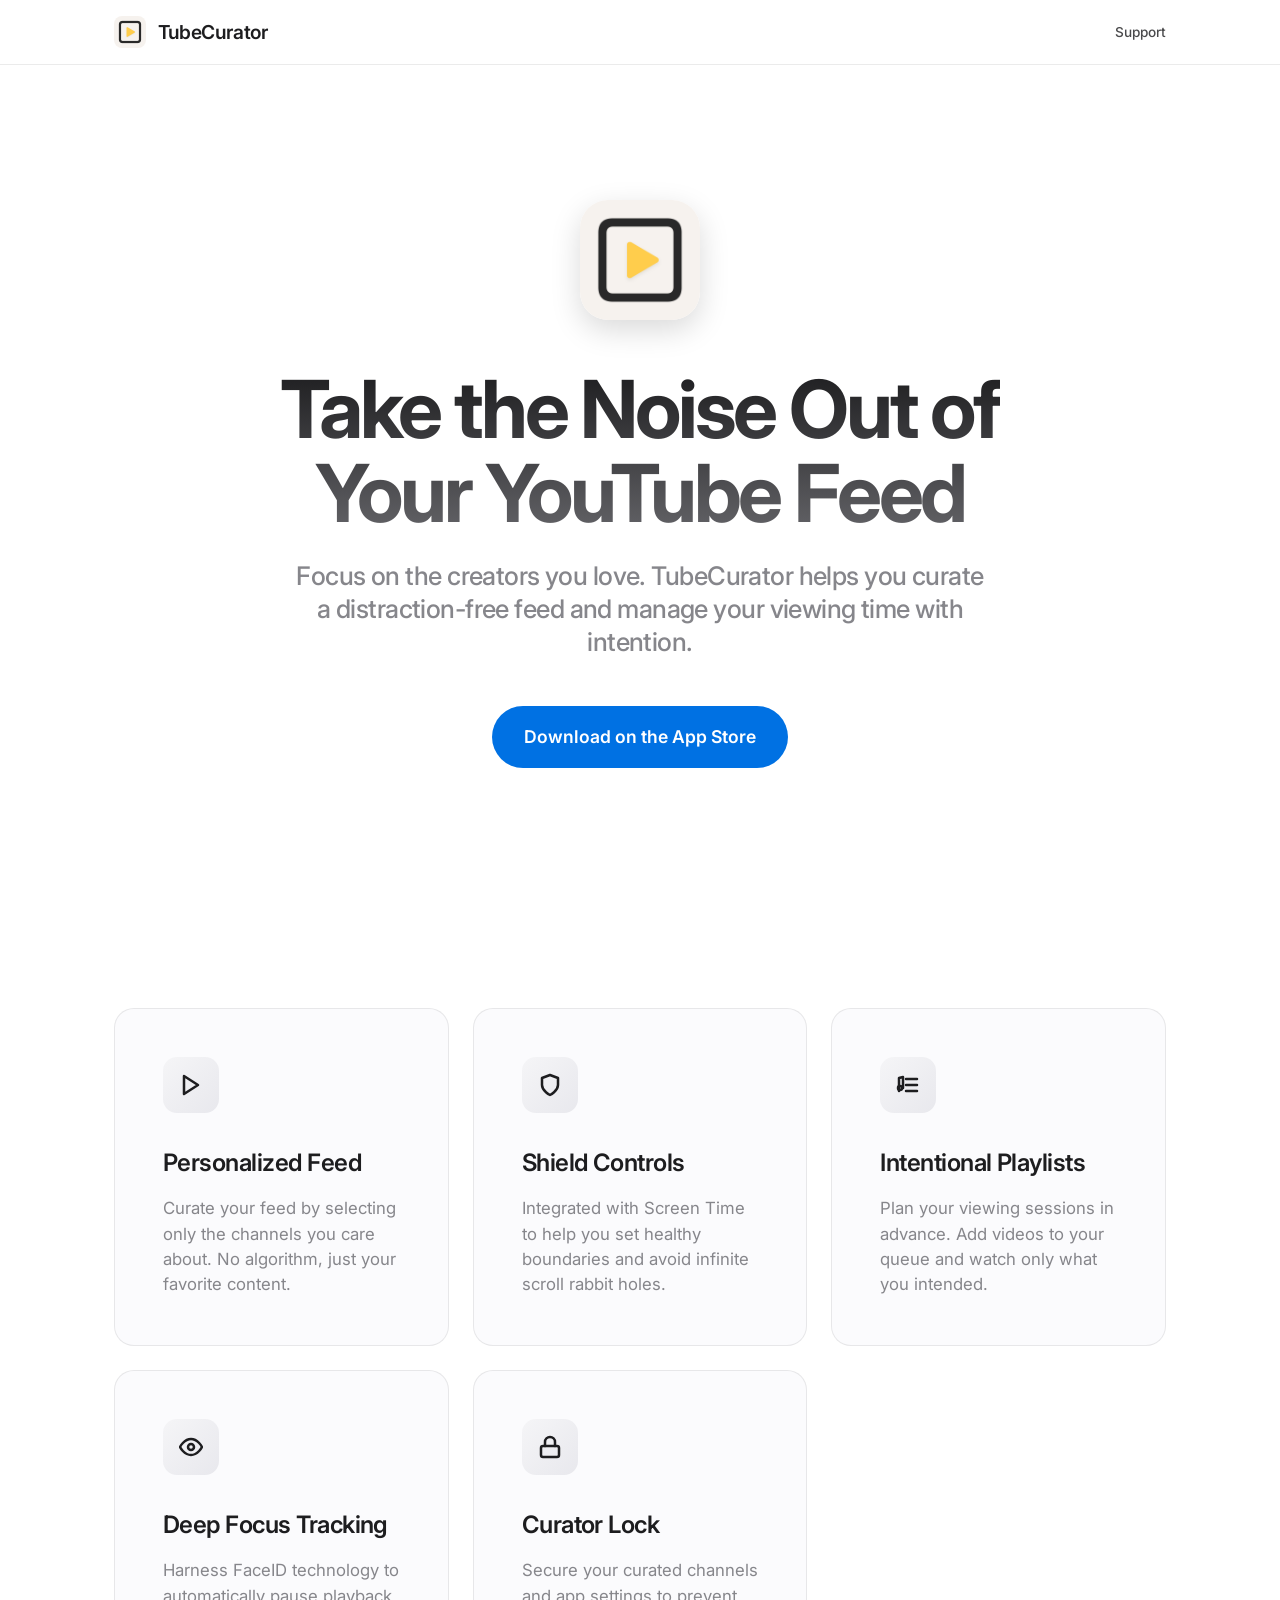
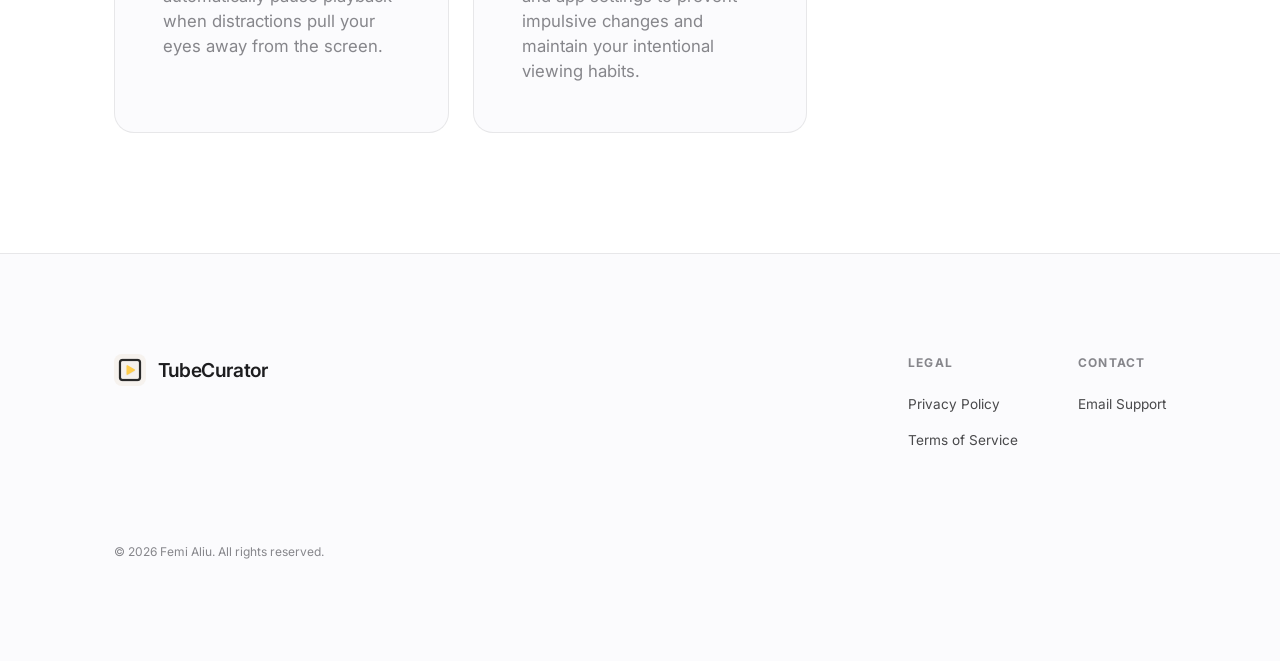
<file: docs/index.html>
<!DOCTYPE html>
<html lang="en">

<head>
    <meta charset="UTF-8">
    <meta name="viewport" content="width=device-width, initial-scale=1.0">
    <title>TubeCurator — Intentional YouTube Viewing</title>
    <link rel="icon" type="image/png" href="favicon.png">
    <link rel="apple-touch-icon" href="assets/icon.png">
    <meta name="description"
        content="Curate your YouTube feed, manage channel subscriptions, and implement focus sessions with Shield for iOS.">
    <link rel="stylesheet" href="style.css">
    <link rel="preconnect" href="https://fonts.googleapis.com">
    <link rel="preconnect" href="https://fonts.gstatic.com" crossorigin>
    <link href="https://fonts.googleapis.com/css2?family=Inter:wght@400;500;600;700;800&display=swap" rel="stylesheet">
    <meta name="google-site-verification" content="X22PaAMne-fuZmGTaEb13rTfZJyMbp3-O2j2k_uKn7g" />
    <link rel="canonical" href="https://gettubecurator.com/" />
</head>

<body>
    <header>
        <div class="container">
            <a href="/" class="logo">
                <img src="assets/icon.png" alt="TubeCurator Logo">
                <span>TubeCurator</span>
            </a>
            <nav>
                <a href="mailto:support@gettubecurator.com">Support</a>
            </nav>
        </div>
    </header>

    <main>
        <section class="hero">
            <div class="container">
                <img src="assets/icon.png" alt="TubeCurator Icon" class="app-icon-large">
                <h1>Take the Noise Out of<br>Your YouTube Feed</h1>
                <p class="subtitle">Focus on the creators you love. TubeCurator helps you curate a distraction-free feed and manage your viewing time with intention.</p>
                <div class="actions">
                    <a href="https://apps.apple.com/us/app/tubecurator/id6758590438" class="cta-button">Download on the App Store</a>
                </div>
            </div>
        </section>

        <section class="features">
            <div class="container">
                <div class="features-grid">
                    <div class="feature-card">
                        <div class="icon-box">
                            <svg width="24" height="24" viewBox="0 0 24 24" fill="none" stroke="currentColor" stroke-width="2.5" stroke-linecap="round" stroke-linejoin="round">
                                <polygon points="5 3 19 12 5 21 5 3"></polygon>
                            </svg>
                        </div>
                        <h3>Personalized Feed</h3>
                        <p>Curate your feed by selecting only the channels you care about. No algorithm, just your favorite content.</p>
                    </div>
                    <div class="feature-card">
                        <div class="icon-box">
                            <svg width="24" height="24" viewBox="0 0 24 24" fill="none" stroke="currentColor" stroke-width="2.5" stroke-linecap="round" stroke-linejoin="round">
                                <path d="M12 22s8-4 8-10V5l-8-3-8 3v7c0 6 8 10 8 10z"></path>
                            </svg>
                        </div>
                        <h3>Shield Controls</h3>
                        <p>Integrated with Screen Time to help you set healthy boundaries and avoid infinite scroll rabbit holes.</p>
                    </div>
                    <div class="feature-card">
                        <div class="icon-box">
                            <svg width="24" height="24" viewBox="0 0 24 24" fill="none" stroke="currentColor" stroke-width="2.5" stroke-linecap="round" stroke-linejoin="round">
                                <line x1="10" y1="6" x2="21" y2="6"></line>
                                <line x1="10" y1="12" x2="21" y2="12"></line>
                                <line x1="10" y1="18" x2="21" y2="18"></line>
                                <path d="M3 18V5l4-1v11"></path>
                                <circle cx="4" cy="15" r="2"></circle>
                            </svg>
                        </div>
                        <h3>Intentional Playlists</h3>
                        <p>Plan your viewing sessions in advance. Add videos to your queue and watch only what you intended.</p>
                    </div>
                    <div class="feature-card">
                        <div class="icon-box">
                            <svg width="24" height="24" viewBox="0 0 24 24" fill="none" stroke="currentColor" stroke-width="2.5" stroke-linecap="round" stroke-linejoin="round">
                                <path d="M1 12s4-8 11-8 11 8 11 8-4 8-11 8-11-8-11-8z"></path>
                                <circle cx="12" cy="12" r="3"></circle>
                            </svg>
                        </div>
                        <h3>Deep Focus Tracking</h3>
                        <p>Harness FaceID technology to automatically pause playback when distractions pull your eyes away from the screen.</p>
                    </div>
                    <div class="feature-card">
                        <div class="icon-box">
                            <svg width="24" height="24" viewBox="0 0 24 24" fill="none" stroke="currentColor" stroke-width="2.5" stroke-linecap="round" stroke-linejoin="round">
                                <rect x="3" y="11" width="18" height="11" rx="2" ry="2"></rect>
                                <path d="M7 11V7a5 5 0 0 1 10 0v4"></path>
                            </svg>
                        </div>
                        <h3>Curator Lock</h3>
                        <p>Secure your curated channels and app settings to prevent impulsive changes and maintain your intentional viewing habits.</p>
                    </div>
                </div>
            </div>
        </section>
    </main>

    <footer>
        <div class="container">
            <div class="footer-content">
                <div class="footer-brand">
                    <a href="/" class="logo">
                        <img src="assets/icon.png" alt="TubeCurator Logo">
                        <span>TubeCurator</span>
                    </a>
                </div>
                <div class="footer-links">
                    <div class="footer-col">
                        <h4>Legal</h4>
                        <ul>
                            <li><a href="privacy.html">Privacy Policy</a></li>
                            <li><a href="terms.html">Terms of Service</a></li>
                        </ul>
                    </div>
                    <div class="footer-col">
                        <h4>Contact</h4>
                        <ul>
                            <li><a href="mailto:support@gettubecurator.com">Email Support</a></li>
                        </ul>
                    </div>
                </div>
            </div>
            <p class="copyright">&copy; 2026 Femi Aliu. All rights reserved.</p>
        </div>
    </footer>
</body>

</html>
</file>
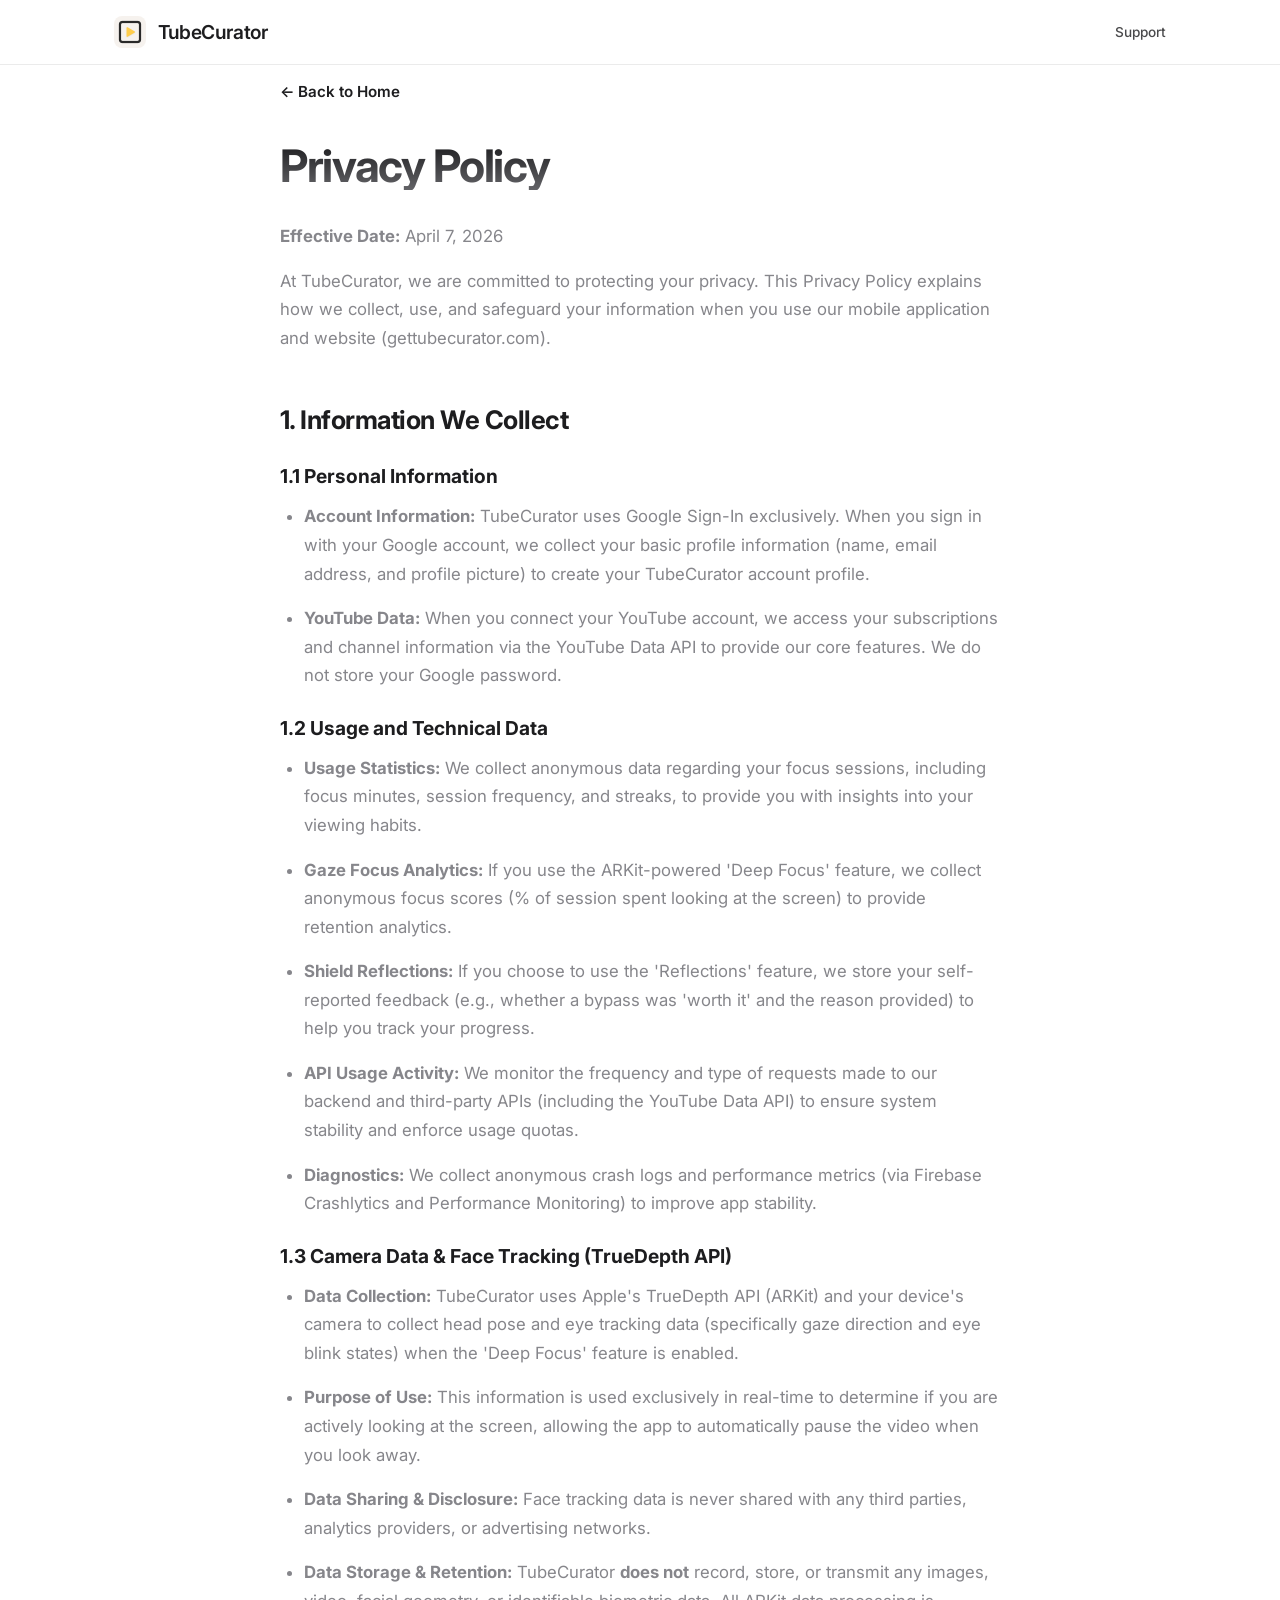
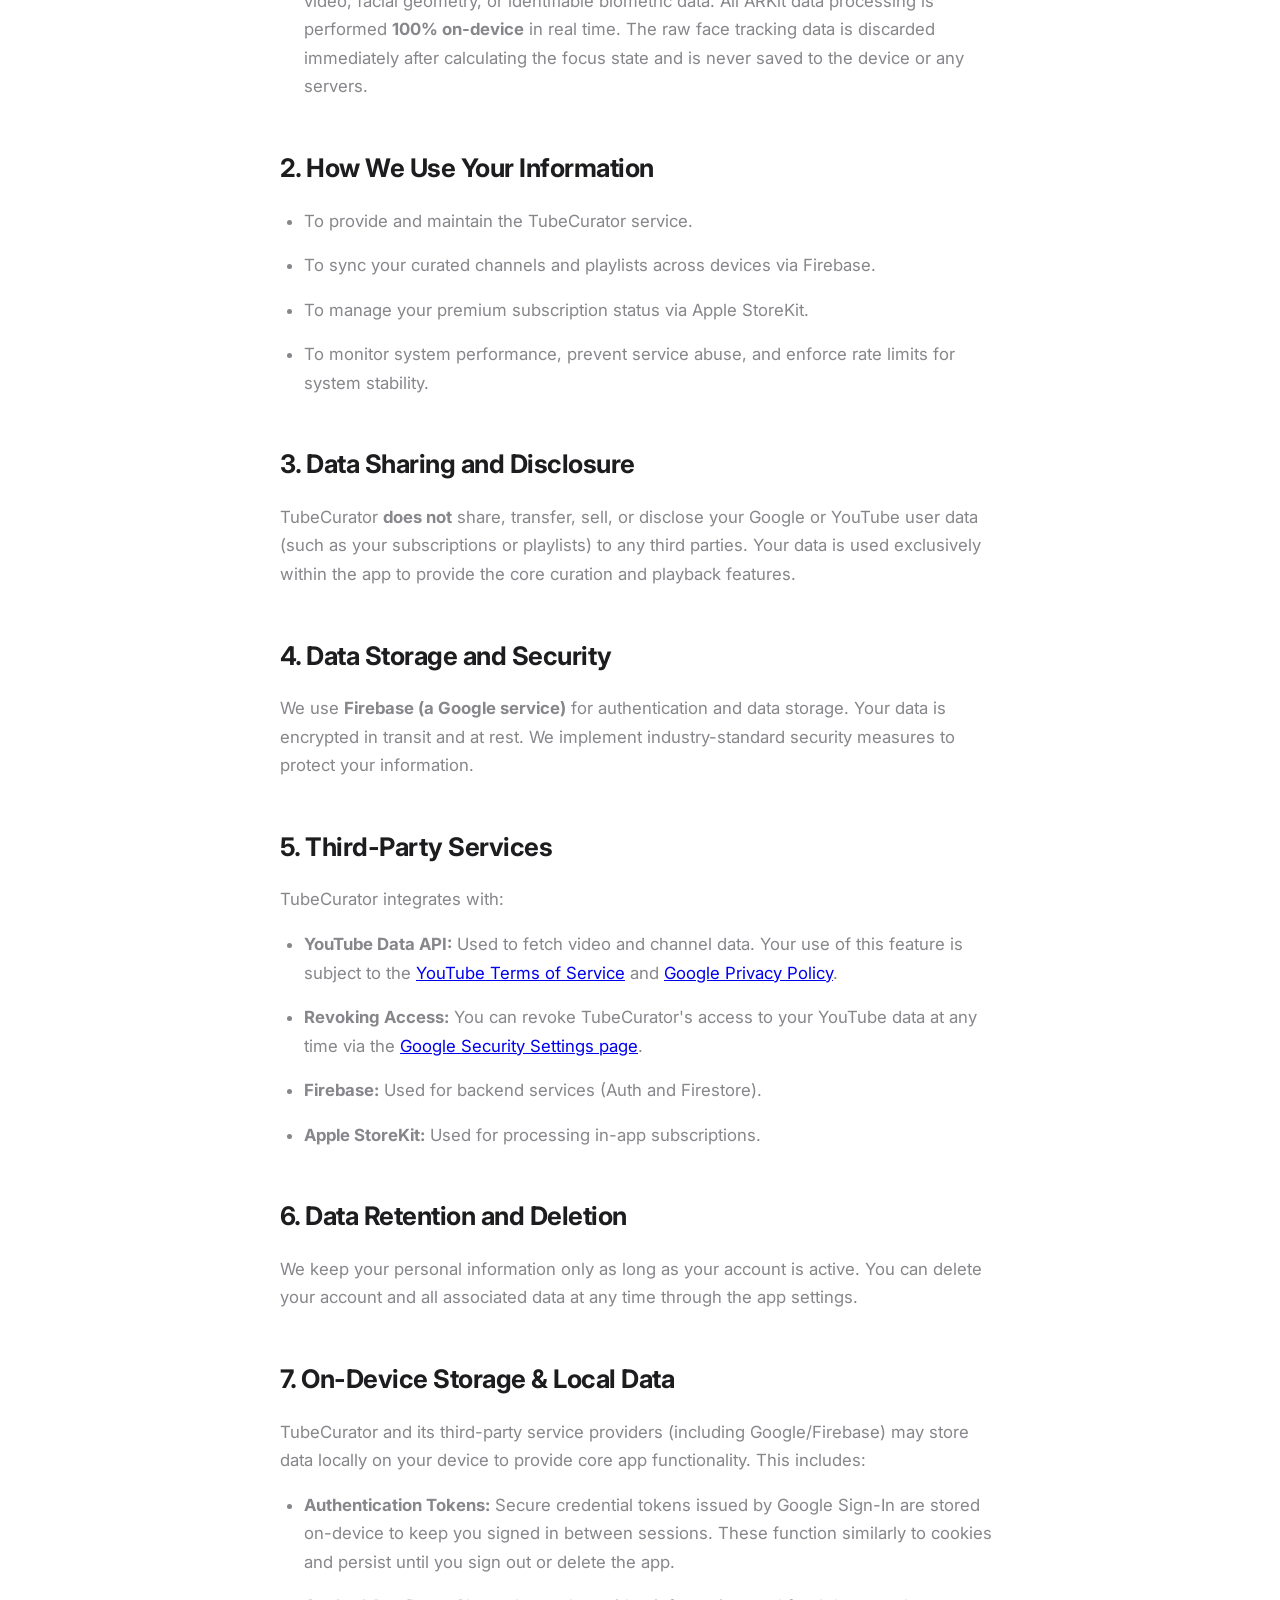
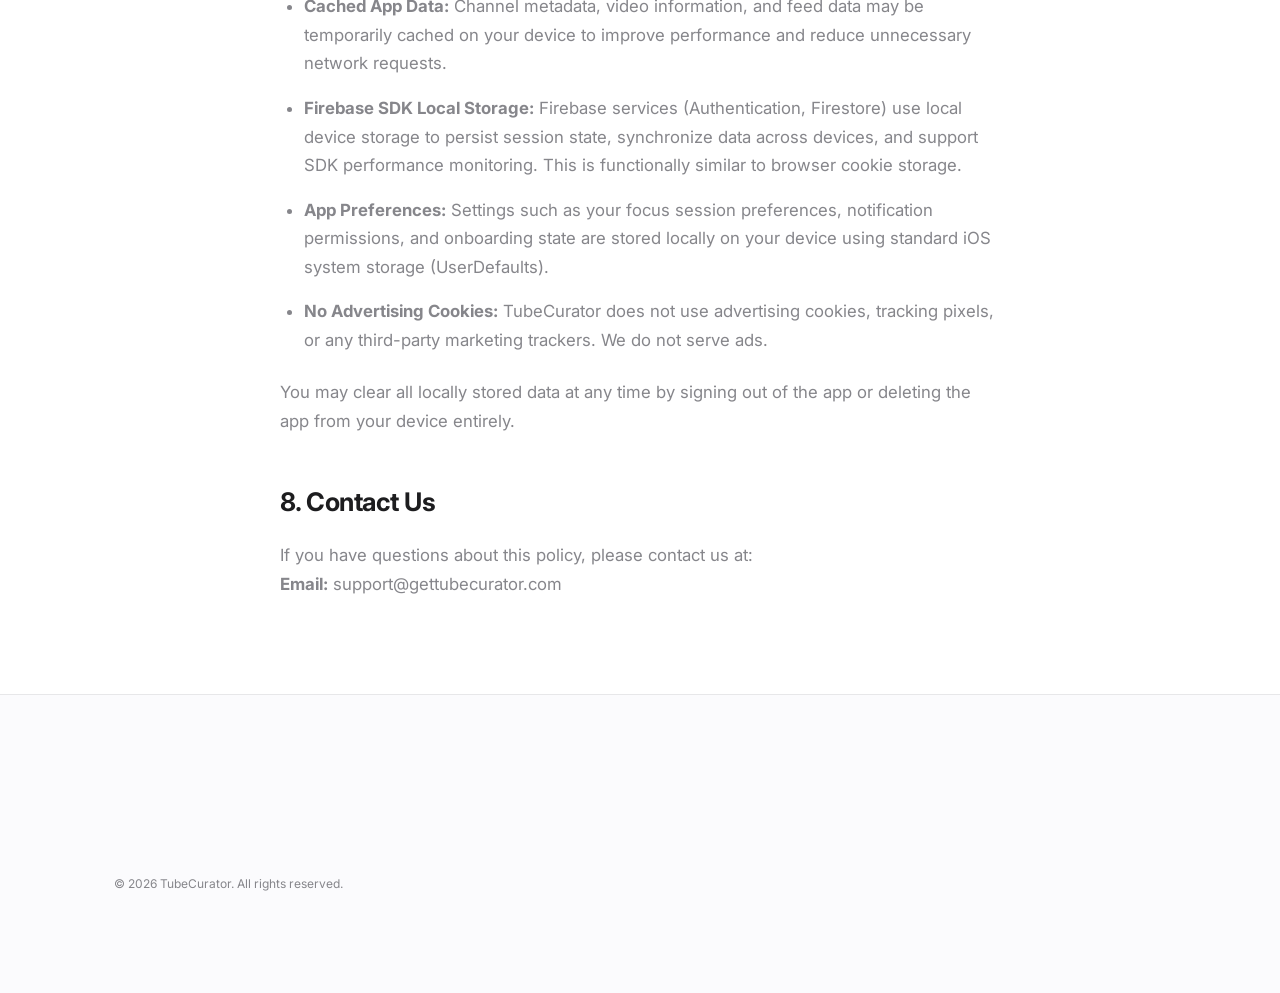
<file: docs/privacy.html>
<!DOCTYPE html>
<html lang="en">

<head>
    <meta charset="UTF-8">
    <meta name="viewport" content="width=device-width, initial-scale=1.0">
    <title>Privacy Policy — TubeCurator</title>
    <link rel="icon" type="image/png" href="favicon.png">
    <link rel="apple-touch-icon" href="assets/icon.png">
    <link rel="stylesheet" href="style.css">
    <link href="https://fonts.googleapis.com/css2?family=Inter:wght@400;600;700&display=swap" rel="stylesheet">
    <style>
        .legal-content {
            padding: 80px 0;
            max-width: 720px;
            margin: 0 auto;
        }

        .legal-content h1 {
            font-size: 2.8rem;
            text-align: left;
            margin-bottom: 32px;
            letter-spacing: -0.03em;
        }

        .legal-content h2 {
            margin: 48px 0 20px;
            color: var(--text-primary);
            font-size: 1.6rem;
            letter-spacing: -0.02em;
        }

        .legal-content h3 {
            margin: 24px 0 12px;
            font-size: 1.2rem;
        }

        .legal-content p,
        .legal-content li {
            margin-bottom: 16px;
            color: var(--text-secondary);
            line-height: 1.7;
            font-size: 1.05rem;
        }

        .legal-content ul {
            margin-left: 24px;
            margin-bottom: 24px;
        }

        .back-link {
            display: inline-block;
            margin-bottom: 40px;
            color: var(--text-primary);
            text-decoration: none;
            font-weight: 600;
            font-size: 0.95rem;
        }
    </style>
    <link rel="canonical" href="https://gettubecurator.com/privacy.html" />
</head>

<body>
    <header>
        <div class="container">
            <a href="/" class="logo">
                <img src="assets/icon.png" alt="TubeCurator Logo">
                <span>TubeCurator</span>
            </a>
            <nav>
                <a href="mailto:support@gettubecurator.com">Support</a>
            </nav>
        </div>
    </header>

    <main class="container">
        <div class="legal-content">
            <a href="/" class="back-link">← Back to Home</a>
            <h1>Privacy Policy</h1>
            <p><strong>Effective Date:</strong> April 7, 2026</p>

            <p>At TubeCurator, we are committed to protecting your privacy. This Privacy Policy explains how we collect, use, and safeguard your information when you use our mobile application and website (gettubecurator.com).</p>

            <h2>1. Information We Collect</h2>
            <h3>1.1 Personal Information</h3>
            <ul>
                <li><strong>Account Information:</strong> TubeCurator uses Google Sign-In exclusively. When you sign in with your Google account, we collect your basic profile information (name, email address, and profile picture) to create your TubeCurator account profile.</li>
                <li><strong>YouTube Data:</strong> When you connect your YouTube account, we access your subscriptions
                    and channel information via the YouTube Data API to provide our core features. We do not store your
                    Google password.</li>
            </ul>

            <h3>1.2 Usage and Technical Data</h3>
            <ul>
                <li><strong>Usage Statistics:</strong> We collect anonymous data regarding your focus sessions,
                    including focus minutes, session frequency, and streaks, to provide you with insights into your
                    viewing habits.</li>
                <li><strong>Gaze Focus Analytics:</strong> If you use the ARKit-powered 'Deep Focus' feature, we collect anonymous focus scores (% of session spent looking at the screen) to provide retention analytics.</li>
                <li><strong>Shield Reflections:</strong> If you choose to use the 'Reflections' feature, we store your
                    self-reported feedback (e.g., whether a bypass was 'worth it' and the reason provided) to help you
                    track your progress.</li>
                <li><strong>API Usage Activity:</strong> We monitor the frequency and type of requests made to our
                    backend and third-party APIs (including the YouTube Data API) to ensure system stability and enforce
                    usage quotas.</li>
                <li><strong>Diagnostics:</strong> We collect anonymous crash logs and performance metrics (via Firebase
                    Crashlytics and Performance Monitoring) to improve app stability.</li>
            </ul>

            <h3>1.3 Camera Data & Face Tracking (TrueDepth API)</h3>
            <ul>
                <li><strong>Data Collection:</strong> TubeCurator uses Apple's TrueDepth API (ARKit) and your device's camera to collect head pose and eye tracking data (specifically gaze direction and eye blink states) when the 'Deep Focus' feature is enabled.</li>
                <li><strong>Purpose of Use:</strong> This information is used exclusively in real-time to determine if you are actively looking at the screen, allowing the app to automatically pause the video when you look away.</li>
                <li><strong>Data Sharing & Disclosure:</strong> Face tracking data is never shared with any third parties, analytics providers, or advertising networks.</li>
                <li><strong>Data Storage & Retention:</strong> TubeCurator <strong>does not</strong> record, store, or transmit any images, video, facial geometry, or identifiable biometric data. All ARKit data processing is performed <strong>100% on-device</strong> in real time. The raw face tracking data is discarded immediately after calculating the focus state and is never saved to the device or any servers.</li>
            </ul>

            <h2>2. How We Use Your Information</h2>
            <ul>
                <li>To provide and maintain the TubeCurator service.</li>
                <li>To sync your curated channels and playlists across devices via Firebase.</li>
                <li>To manage your premium subscription status via Apple StoreKit.</li>
                <li>To monitor system performance, prevent service abuse, and enforce rate limits for system stability.
                </li>
            </ul>

            <h2>3. Data Sharing and Disclosure</h2>
            <p>TubeCurator <strong>does not</strong> share, transfer, sell, or disclose your Google or YouTube user data (such as your subscriptions or playlists) to any third parties. Your data is used exclusively within the app to provide the core curation and playback features.</p>

            <h2>4. Data Storage and Security</h2>
            <p>We use <strong>Firebase (a Google service)</strong> for authentication and data storage. Your data is
                encrypted in transit and at rest. We implement industry-standard security measures to protect your
                information.</p>

            <h2>5. Third-Party Services</h2>
            <p>TubeCurator integrates with:</p>
            <ul>
                <li><strong>YouTube Data API:</strong> Used to fetch video and channel data. Your use of this feature is
                    subject to the <a href="https://www.youtube.com/t/terms" target="_blank">YouTube Terms of
                        Service</a> and <a href="https://policies.google.com/privacy" target="_blank">Google Privacy
                        Policy</a>.</li>
                <li><strong>Revoking Access:</strong> You can revoke TubeCurator's access to your YouTube data at any
                    time via the <a href="https://security.google.com/settings/security/permissions"
                        target="_blank">Google Security Settings page</a>.</li>
                <li><strong>Firebase:</strong> Used for backend services (Auth and Firestore).</li>
                <li><strong>Apple StoreKit:</strong> Used for processing in-app subscriptions.</li>
            </ul>

            <h2>6. Data Retention and Deletion</h2>
            <p>We keep your personal information only as long as your account is active. You can delete your account and
                all associated data at any time through the app settings.</p>

            <h2>7. On-Device Storage &amp; Local Data</h2>
            <p>TubeCurator and its third-party service providers (including Google/Firebase) may store data locally on your device to provide core app functionality. This includes:</p>
            <ul>
                <li><strong>Authentication Tokens:</strong> Secure credential tokens issued by Google Sign-In are stored on-device to keep you signed in between sessions. These function similarly to cookies and persist until you sign out or delete the app.</li>
                <li><strong>Cached App Data:</strong> Channel metadata, video information, and feed data may be temporarily cached on your device to improve performance and reduce unnecessary network requests.</li>
                <li><strong>Firebase SDK Local Storage:</strong> Firebase services (Authentication, Firestore) use local device storage to persist session state, synchronize data across devices, and support SDK performance monitoring. This is functionally similar to browser cookie storage.</li>
                <li><strong>App Preferences:</strong> Settings such as your focus session preferences, notification permissions, and onboarding state are stored locally on your device using standard iOS system storage (UserDefaults).</li>
                <li><strong>No Advertising Cookies:</strong> TubeCurator does not use advertising cookies, tracking pixels, or any third-party marketing trackers. We do not serve ads.</li>
            </ul>
            <p>You may clear all locally stored data at any time by signing out of the app or deleting the app from your device entirely.</p>

            <h2>8. Contact Us</h2>
            <p>If you have questions about this policy, please contact us at:<br>
                <strong>Email:</strong> support@gettubecurator.com
            </p>
        </div>
    </main>

    <footer>
        <div class="container">
            <p class="copyright">&copy; 2026 TubeCurator. All rights reserved.</p>
        </div>
    </footer>
</body>

</html>
</file>
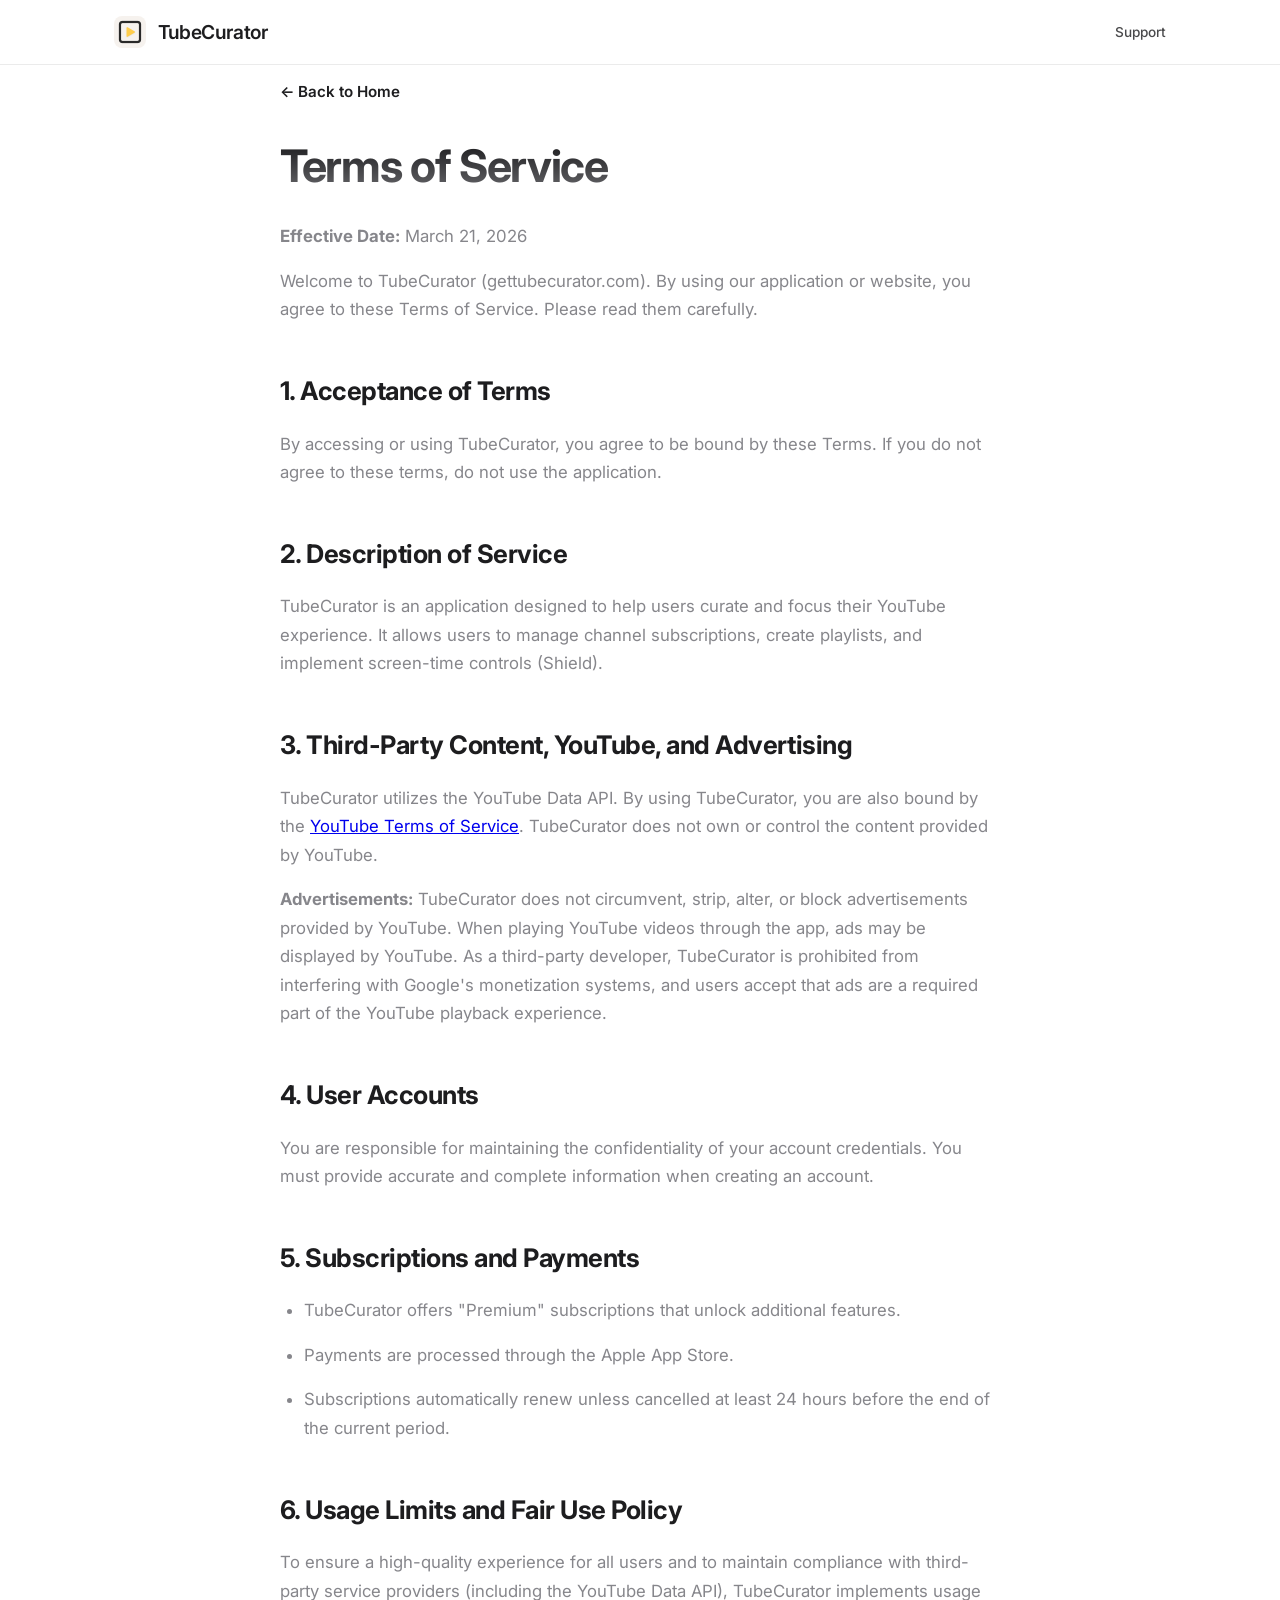
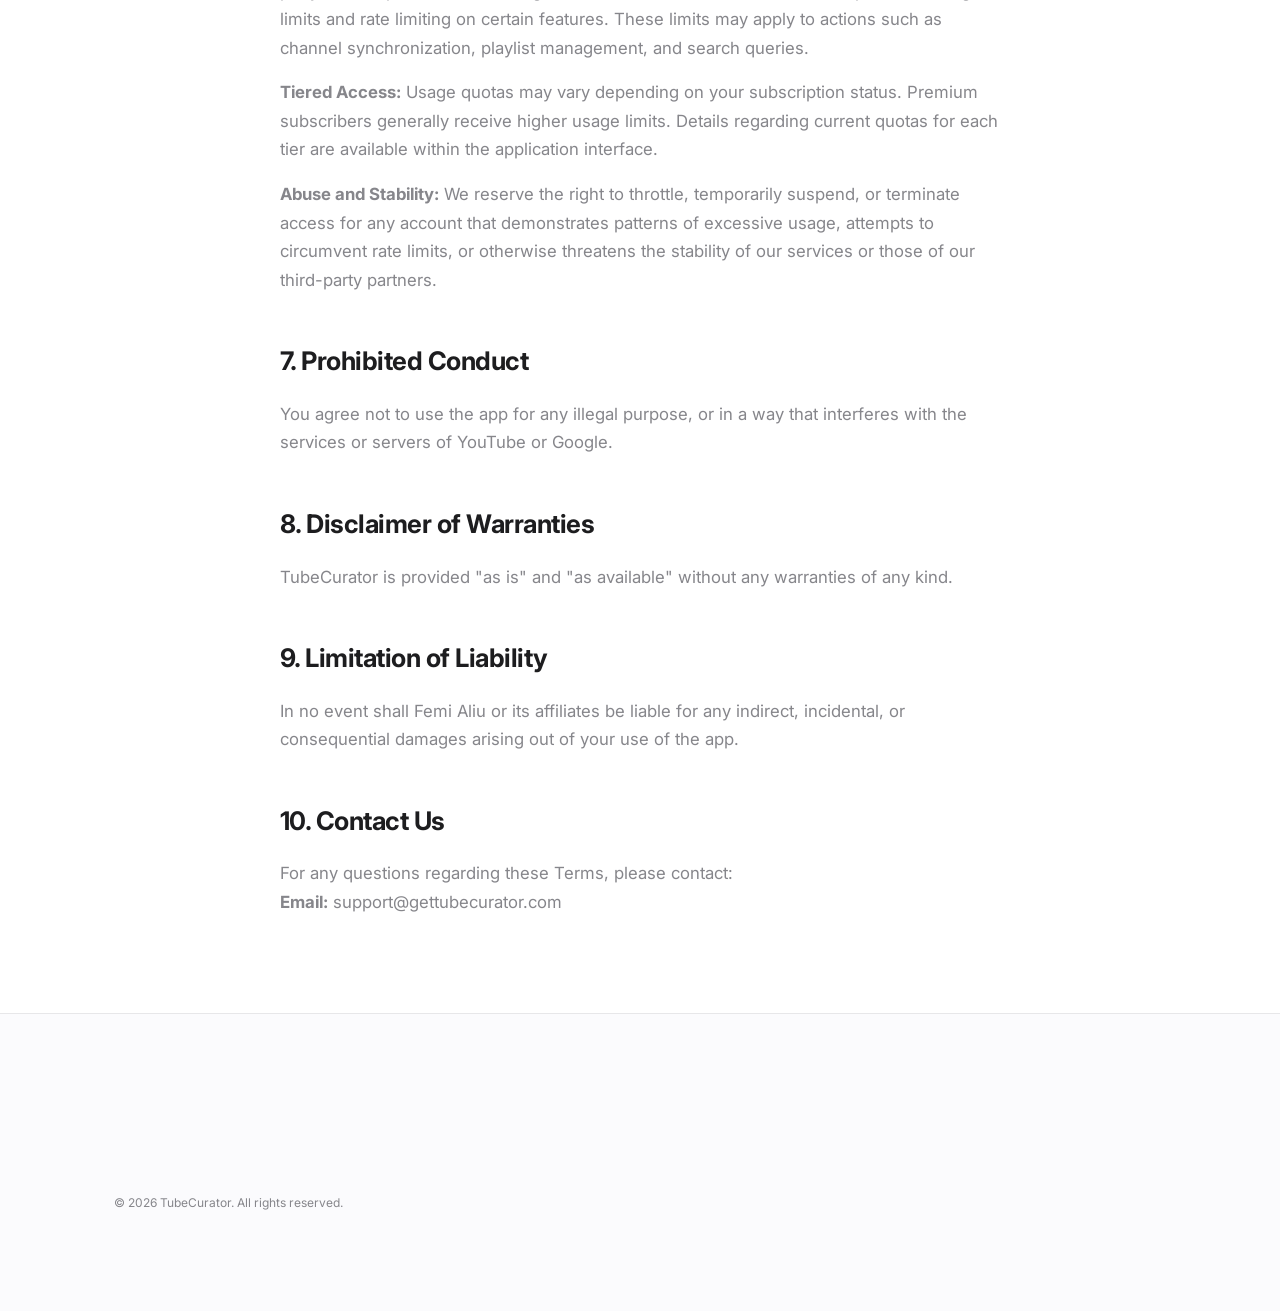
<file: docs/terms.html>
<!DOCTYPE html>
<html lang="en">

<head>
    <meta charset="UTF-8">
    <meta name="viewport" content="width=device-width, initial-scale=1.0">
    <title>Terms of Service — TubeCurator</title>
    <link rel="icon" type="image/png" href="favicon.png">
    <link rel="apple-touch-icon" href="assets/icon.png">
    <link rel="stylesheet" href="style.css">
    <link href="https://fonts.googleapis.com/css2?family=Inter:wght@400;600;700&display=swap" rel="stylesheet">
    <style>
        .legal-content {
            padding: 80px 0;
            max-width: 720px;
            margin: 0 auto;
        }

        .legal-content h1 {
            font-size: 2.8rem;
            text-align: left;
            margin-bottom: 32px;
            letter-spacing: -0.03em;
        }

        .legal-content h2 {
            margin: 48px 0 20px;
            color: var(--text-primary);
            font-size: 1.6rem;
            letter-spacing: -0.02em;
        }

        .legal-content h3 {
            margin: 24px 0 12px;
            font-size: 1.2rem;
        }

        .legal-content p,
        .legal-content li {
            margin-bottom: 16px;
            color: var(--text-secondary);
            line-height: 1.7;
            font-size: 1.05rem;
        }

        .legal-content ul {
            margin-left: 24px;
            margin-bottom: 24px;
        }

        .back-link {
            display: inline-block;
            margin-bottom: 40px;
            color: var(--text-primary);
            text-decoration: none;
            font-weight: 600;
            font-size: 0.95rem;
        }
    </style>
    <link rel="canonical" href="https://gettubecurator.com/terms.html" />
</head>

<body>
    <header>
        <div class="container">
            <a href="/" class="logo">
                <img src="assets/icon.png" alt="TubeCurator Logo">
                <span>TubeCurator</span>
            </a>
            <nav>
                <a href="mailto:support@gettubecurator.com">Support</a>
            </nav>
        </div>
    </header>

    <main class="container">
        <div class="legal-content">
            <a href="/" class="back-link">← Back to Home</a>
            <h1>Terms of Service</h1>
            <p><strong>Effective Date:</strong> March 21, 2026</p>

            <p>Welcome to TubeCurator (gettubecurator.com). By using our application or website, you agree to these Terms of Service. Please read them carefully.</p>

            <h2>1. Acceptance of Terms</h2>
            <p>By accessing or using TubeCurator, you agree to be bound by these Terms. If you do not agree to these
                terms, do not use the application.</p>

            <h2>2. Description of Service</h2>
            <p>TubeCurator is an application designed to help users curate and focus their YouTube experience. It allows
                users to manage channel subscriptions, create playlists, and implement screen-time controls (Shield).
            </p>

            <h2>3. Third-Party Content, YouTube, and Advertising</h2>
            <p>TubeCurator utilizes the YouTube Data API. By using TubeCurator, you are also bound by the <a
                    href="https://www.youtube.com/t/terms" target="_blank">YouTube Terms of Service</a>. TubeCurator
                does not own or control the content provided by YouTube.</p>
            <p><strong>Advertisements:</strong> TubeCurator does not circumvent, strip, alter, or block advertisements provided by YouTube. When playing YouTube videos through the app, ads may be displayed by YouTube. As a third-party developer, TubeCurator is prohibited from interfering with Google's monetization systems, and users accept that ads are a required part of the YouTube playback experience.</p>

            <h2>4. User Accounts</h2>
            <p>You are responsible for maintaining the confidentiality of your account credentials. You must provide
                accurate and complete information when creating an account.</p>

            <h2>5. Subscriptions and Payments</h2>
            <ul>
                <li>TubeCurator offers "Premium" subscriptions that unlock additional features.</li>
                <li>Payments are processed through the Apple App Store.</li>
                <li>Subscriptions automatically renew unless cancelled at least 24 hours before the end of the current
                    period.</li>
            </ul>

            <h2>6. Usage Limits and Fair Use Policy</h2>
            <p>To ensure a high-quality experience for all users and to maintain compliance with third-party service
                providers (including the YouTube Data API), TubeCurator implements usage limits and rate limiting on
                certain features. These limits may apply to actions such as channel synchronization, playlist
                management, and search queries.</p>
            <p><strong>Tiered Access:</strong> Usage quotas may vary depending on your subscription status. Premium
                subscribers generally receive higher usage limits. Details regarding current quotas for each tier are
                available within the application interface.</p>
            <p><strong>Abuse and Stability:</strong> We reserve the right to throttle, temporarily suspend, or terminate
                access for any account that demonstrates patterns of excessive usage, attempts to circumvent rate
                limits, or otherwise threatens the stability of our services or those of our third-party partners.</p>

            <h2>7. Prohibited Conduct</h2>
            <p>You agree not to use the app for any illegal purpose, or in a way that interferes with the services or
                servers of YouTube or Google.</p>

            <h2>8. Disclaimer of Warranties</h2>
            <p>TubeCurator is provided "as is" and "as available" without any warranties of any kind.</p>

            <h2>9. Limitation of Liability</h2>
            <p>In no event shall Femi Aliu or its affiliates be liable for any indirect, incidental, or consequential
                damages arising out of your use of the app.</p>

            <h2>10. Contact Us</h2>
            <p>For any questions regarding these Terms, please contact:<br>
                <strong>Email:</strong> support@gettubecurator.com
            </p>
        </div>
    </main>

    <footer>
        <div class="container">
            <p class="copyright">&copy; 2026 TubeCurator. All rights reserved.</p>
        </div>
    </footer>
</body>

</html>
</file>
<file: docs/style.css>
:root {
    /* Color Palette - Premium Neutrals & Gold Accents */
    --bg-primary: #ffffff;
    --bg-secondary: #fbfbfd;
    --text-primary: #1d1d1f;
    --text-secondary: #86868b;
    --accent: #ffcc00; /* Apple-style Gold/Amber */
    --accent-hover: #e6b800;
    --glass-bg: rgba(255, 255, 255, 0.72);
    --glass-border: rgba(0, 0, 0, 0.08);
    --card-shadow: 0 8px 30px rgba(0, 0, 0, 0.04);
    --card-hover-shadow: 0 20px 40px rgba(0, 0, 0, 0.08);
    
    /* Typography */
    --font-main: 'Inter', -apple-system, BlinkMacSystemFont, "SF Pro Text", "Helvetica Neue", Arial, sans-serif;
    --letter-spacing-tight: -0.022em;
    --letter-spacing-v-tight: -0.04em;
    
    /* Layout */
    --container-max-width: 1100px;
    --section-padding: 120px 24px;
    --border-radius: 20px;
}

@media (prefers-color-scheme: dark) {
    :root {
        --bg-primary: #000000;
        --bg-secondary: #161617;
        --text-primary: #f5f5f7;
        --text-secondary: #a1a1a6;
        --glass-bg: rgba(22, 22, 23, 0.8);
        --glass-border: rgba(255, 255, 255, 0.12);
        --card-shadow: 0 8px 30px rgba(0, 0, 0, 0.4);
        --card-hover-shadow: 0 20px 40px rgba(0, 0, 0, 0.6);
    }
}

* {
    margin: 0;
    padding: 0;
    box-sizing: border-box;
    -webkit-font-smoothing: antialiased;
}

body {
    background-color: var(--bg-primary);
    color: var(--text-primary);
    font-family: var(--font-main);
    line-height: 1.47059;
    font-weight: 400;
    overflow-x: hidden;
}

.container {
    max-width: var(--container-max-width);
    margin: 0 auto;
    padding: 0 24px;
}

/* Header & Navigation */
header {
    position: fixed;
    top: 0;
    left: 0;
    right: 0;
    z-index: 1000;
    backdrop-filter: blur(20px);
    -webkit-backdrop-filter: blur(20px);
    background-color: var(--glass-bg);
    border-bottom: 1px solid var(--glass-border);
    transition: background-color 0.3s ease;
}

header .container {
    height: 64px;
    display: flex;
    justify-content: space-between;
    align-items: center;
}

.logo {
    display: flex;
    align-items: center;
    gap: 12px;
    font-weight: 600;
    font-size: 1.2rem;
    letter-spacing: var(--letter-spacing-tight);
    text-decoration: none;
    color: var(--text-primary);
}

.logo img {
    width: 32px;
    height: 32px;
    border-radius: 8px;
}

nav a {
    color: var(--text-primary);
    text-decoration: none;
    font-size: 0.85rem;
    font-weight: 500;
    opacity: 0.8;
    transition: opacity 0.2s;
}

nav a:hover {
    opacity: 1;
}

/* Hero Section */
.hero {
    padding: 200px 24px 120px;
    text-align: center;
    display: flex;
    flex-direction: column;
    align-items: center;
}

.app-icon-large {
    width: 120px;
    height: 120px;
    margin-bottom: 40px;
    border-radius: 28px;
    box-shadow: 0 10px 30px rgba(0, 0, 0, 0.15);
}

h1 {
    font-size: 5rem;
    line-height: 1.05;
    font-weight: 700;
    letter-spacing: var(--letter-spacing-v-tight);
    margin-bottom: 24px;
    background: linear-gradient(180deg, var(--text-primary) 0%, var(--text-secondary) 150%);
    -webkit-background-clip: text;
    background-clip: text;
    -webkit-text-fill-color: transparent;
}

.subtitle {
    font-size: 1.6rem;
    line-height: 1.3;
    font-weight: 500;
    color: var(--text-secondary);
    max-width: 700px;
    margin: 0 auto 48px;
    letter-spacing: var(--letter-spacing-tight);
}

.actions {
    display: flex;
    gap: 16px;
    justify-content: center;
}

.cta-button {
    display: inline-block;
    padding: 18px 32px;
    background-color: #0071e3; /* Classic Apple Blue */
    color: #ffffff;
    text-decoration: none;
    border-radius: 980px;
    font-weight: 600;
    font-size: 1.1rem;
    transition: all 0.3s cubic-bezier(0.4, 0, 0.2, 1);
}

.cta-button:hover {
    background-color: #0077ed;
    transform: scale(1.02);
}

.cta-button.secondary {
    background-color: transparent;
    color: #0071e3;
    border: none;
}

.cta-button.secondary:hover {
    text-decoration: underline;
    transform: none;
}

/* Features Grid */
.features {
    padding: var(--section-padding);
}

.features-grid {
    display: grid;
    grid-template-columns: repeat(3, 1fr);
    gap: 24px;
}

.feature-card {
    background-color: var(--bg-secondary);
    padding: 48px;
    border-radius: var(--border-radius);
    transition: transform 0.4s cubic-bezier(0.15, 0, 0.15, 1), box-shadow 0.4s ease;
    border: 1px solid var(--glass-border);
}

.feature-card:hover {
    transform: translateY(-8px);
    box-shadow: var(--card-hover-shadow);
}

.icon-box {
    width: 56px;
    height: 56px;
    background: linear-gradient(135deg, #f5f5f7 0%, #e8e8ed 100%);
    border-radius: 14px;
    display: flex;
    align-items: center;
    justify-content: center;
    margin-bottom: 32px;
    color: #1d1d1f;
}

@media (prefers-color-scheme: dark) {
    .icon-box {
        background: linear-gradient(135deg, #1c1c1e 0%, #2c2c2e 100%);
        color: #f5f5f7;
    }
}

.feature-card h3 {
    font-size: 1.5rem;
    font-weight: 600;
    margin-bottom: 16px;
    letter-spacing: var(--letter-spacing-tight);
}

.feature-card p {
    color: var(--text-secondary);
    font-size: 1.05rem;
    line-height: 1.5;
}

/* Footer */
footer {
    padding: 100px 24px;
    border-top: 1px solid var(--glass-border);
    background-color: var(--bg-secondary);
    text-align: left;
}

.footer-content {
    display: flex;
    justify-content: space-between;
    align-items: flex-start;
    flex-wrap: wrap;
    gap: 40px;
}

.footer-brand .logo {
    margin-bottom: 24px;
}

.footer-links {
    display: flex;
    gap: 60px;
}

.footer-col h4 {
    font-size: 0.75rem;
    text-transform: uppercase;
    letter-spacing: 0.1em;
    color: var(--text-secondary);
    margin-bottom: 20px;
}

.footer-col ul {
    list-style: none;
}

.footer-col ul li {
    margin-bottom: 12px;
}

.footer-col ul li a {
    color: var(--text-primary);
    text-decoration: none;
    font-size: 0.85rem;
    opacity: 0.8;
    transition: opacity 0.2s;
}

.footer-col ul li a:hover {
    opacity: 1;
}

.copyright {
    margin-top: 80px;
    font-size: 0.75rem;
    color: var(--text-secondary);
}

/* Responsive Scaling */
@media (max-width: 1068px) {
    h1 { font-size: 4.5rem; }
    .features-grid { grid-template-columns: repeat(2, 1fr); }
}

@media (max-width: 734px) {
    h1 { font-size: 3rem; }
    .subtitle { font-size: 1.25rem; }
    .features-grid { grid-template-columns: 1fr; }
    header .container { height: 52px; }
    .hero { padding-top: 140px; }
    .footer-links { gap: 40px; }
}

/* Animations */
@keyframes fadeInUp {
    from {
        opacity: 0;
        transform: translateY(30px);
    }
    to {
        opacity: 1;
        transform: translateY(0);
    }
}

.hero h1, .hero .subtitle, .hero .actions, .hero .app-icon-large {
    animation: fadeInUp 0.8s cubic-bezier(0.15, 0, 0.15, 1) both;
}

.hero .app-icon-large { animation-delay: 0.1s; }
.hero h1 { animation-delay: 0.2s; }
.hero .subtitle { animation-delay: 0.3s; }
.hero .actions { animation-delay: 0.4s; }
</file>
